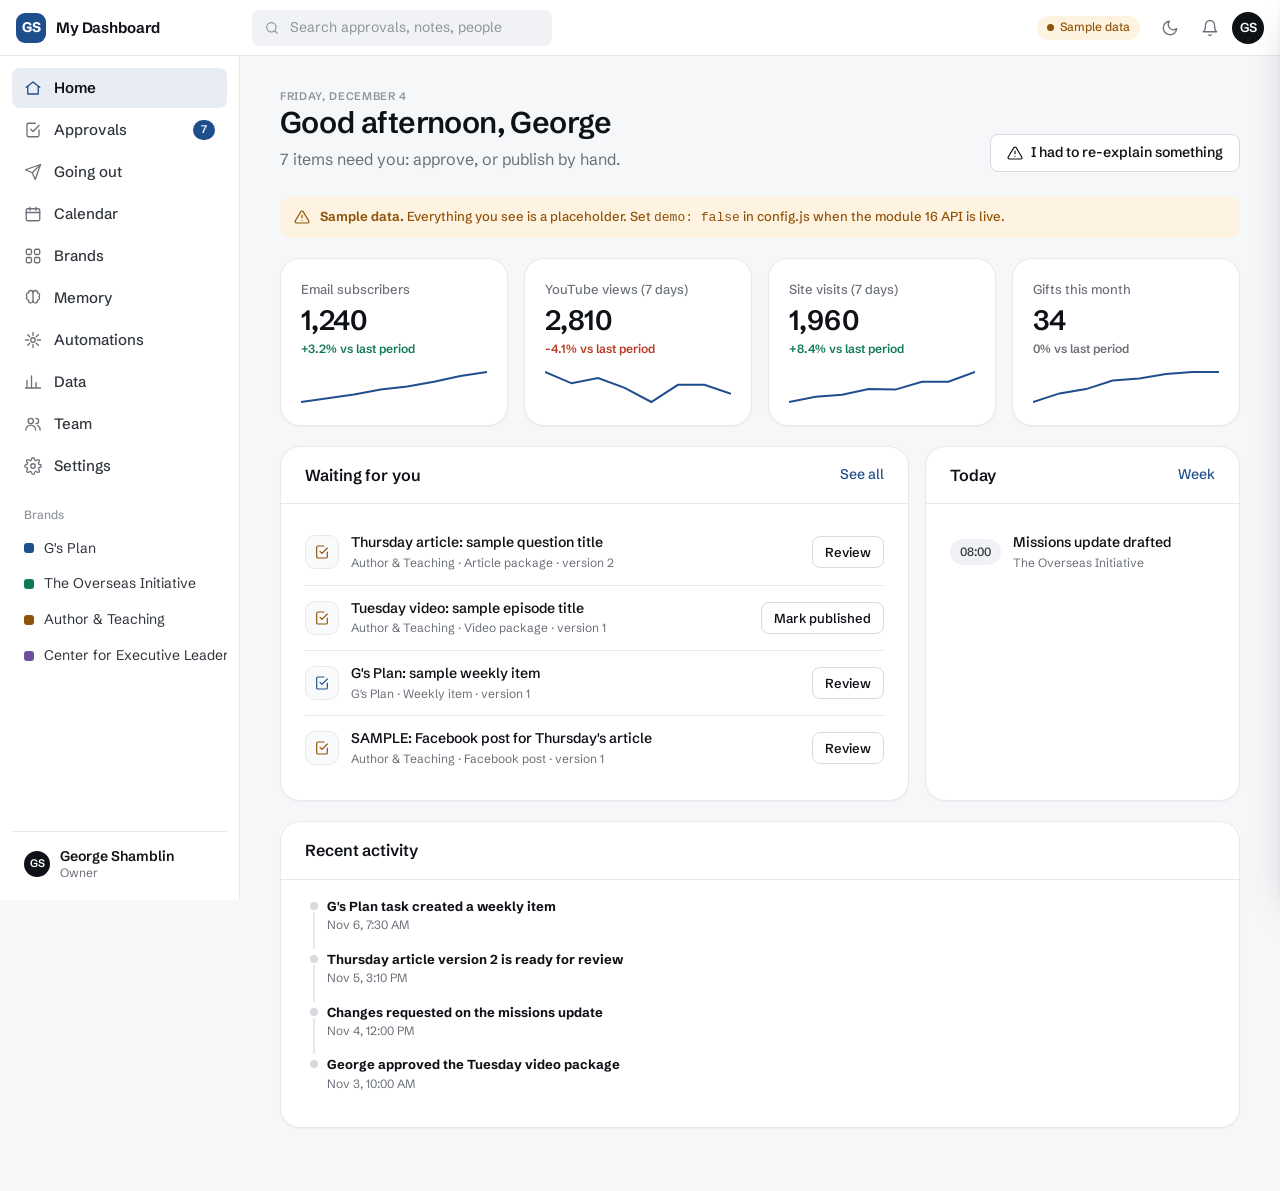
<file: site/dashboard-proto/index.html>
<!doctype html>
<html lang="en">
<head>
<meta charset="utf-8">
<meta name="viewport" content="width=device-width, initial-scale=1, viewport-fit=cover">
<meta name="robots" content="noindex, nofollow">
<title>My Dashboard</title>
<link rel="preconnect" href="https://fonts.googleapis.com">
<link rel="preconnect" href="https://fonts.gstatic.com" crossorigin>
<link href="https://fonts.googleapis.com/css2?family=Schibsted+Grotesk:wght@400..800&display=swap" rel="stylesheet">
<link rel="stylesheet" href="styles.css">
<script>
  /* Set the theme before paint so there is no flash. */
  (function () {
    try {
      var saved = localStorage.getItem("dash-theme");
      var pref = saved || "system";
      var dark = pref === "dark" || (pref === "system" && window.matchMedia("(prefers-color-scheme: dark)").matches);
      if (dark) document.documentElement.setAttribute("data-theme", "dark");
    } catch (e) {}
  })();
</script>
</head>
<body>
<a class="skip" href="#main">Skip to content</a>

<header class="topbar">
  <button class="menu-btn" id="menuBtn" aria-label="Open menu" aria-expanded="false" aria-controls="sidebar">
    <svg class="i" viewBox="0 0 24 24"><path d="M4 7h16M4 12h16M4 17h16"/></svg>
  </button>
  <a class="brand" href="#/home" aria-label="Home">
    <span class="mark" id="siteMark">GS</span>
    <span class="name" id="siteName">My Dashboard</span>
  </a>
  <label class="search">
    <svg class="i i-sm" viewBox="0 0 24 24"><circle cx="11" cy="11" r="7"/><path d="m20 20-3.5-3.5"/></svg>
    <span class="sr-only">Search</span>
    <input id="search" type="search" placeholder="Search approvals, notes, people">
  </label>
  <span class="spacer"></span>
  <span class="status warn" id="demoBadge" title="Demo mode: config.js has demo: true">Sample data</span>
  <div class="top-actions">
    <button class="icon-btn" id="themeBtn" aria-label="Switch theme">
      <svg class="i" viewBox="0 0 24 24"><path d="M21 12.8A9 9 0 1 1 11.2 3a7 7 0 0 0 9.8 9.8Z"/></svg>
    </button>
    <a class="icon-btn" href="#/approvals" aria-label="Approvals waiting" id="bellBtn">
      <svg class="i" viewBox="0 0 24 24"><path d="M6 8a6 6 0 1 1 12 0c0 7 3 9 3 9H3s3-2 3-9"/><path d="M10.3 21a1.9 1.9 0 0 0 3.4 0"/></svg>
    </a>
    <span class="avatar" id="topAvatar" aria-hidden="true">GS</span>
  </div>
</header>

<nav class="sidebar" id="sidebar" aria-label="Main">
  <div class="nav" id="nav"></div>
  <div class="side-label">Brands</div>
  <div class="side-brands" id="sideBrands"></div>
  <div class="side-foot">
    <div class="user-card">
      <span class="avatar sm" id="sideAvatar">GS</span>
      <div class="who"><b id="ownerName">Owner</b><span id="ownerRole">Owner</span></div>
    </div>
  </div>
</nav>
<div class="scrim" id="scrim"></div>

<main class="main" id="main" tabindex="-1">
  <div class="page" id="page" aria-live="polite"></div>
</main>

<nav class="bottom-nav" id="bottomNav" aria-label="Quick"></nav>

<div class="drawer-scrim" id="drawerScrim"></div>
<aside class="drawer" id="drawer" role="dialog" aria-modal="true" aria-labelledby="drawerTitle" aria-hidden="true"></aside>
<div class="toast" id="toast" role="status" aria-live="polite"></div>

<script src="config.js"></script>
<script src="app.js"></script>
</body>
</html>
</file>
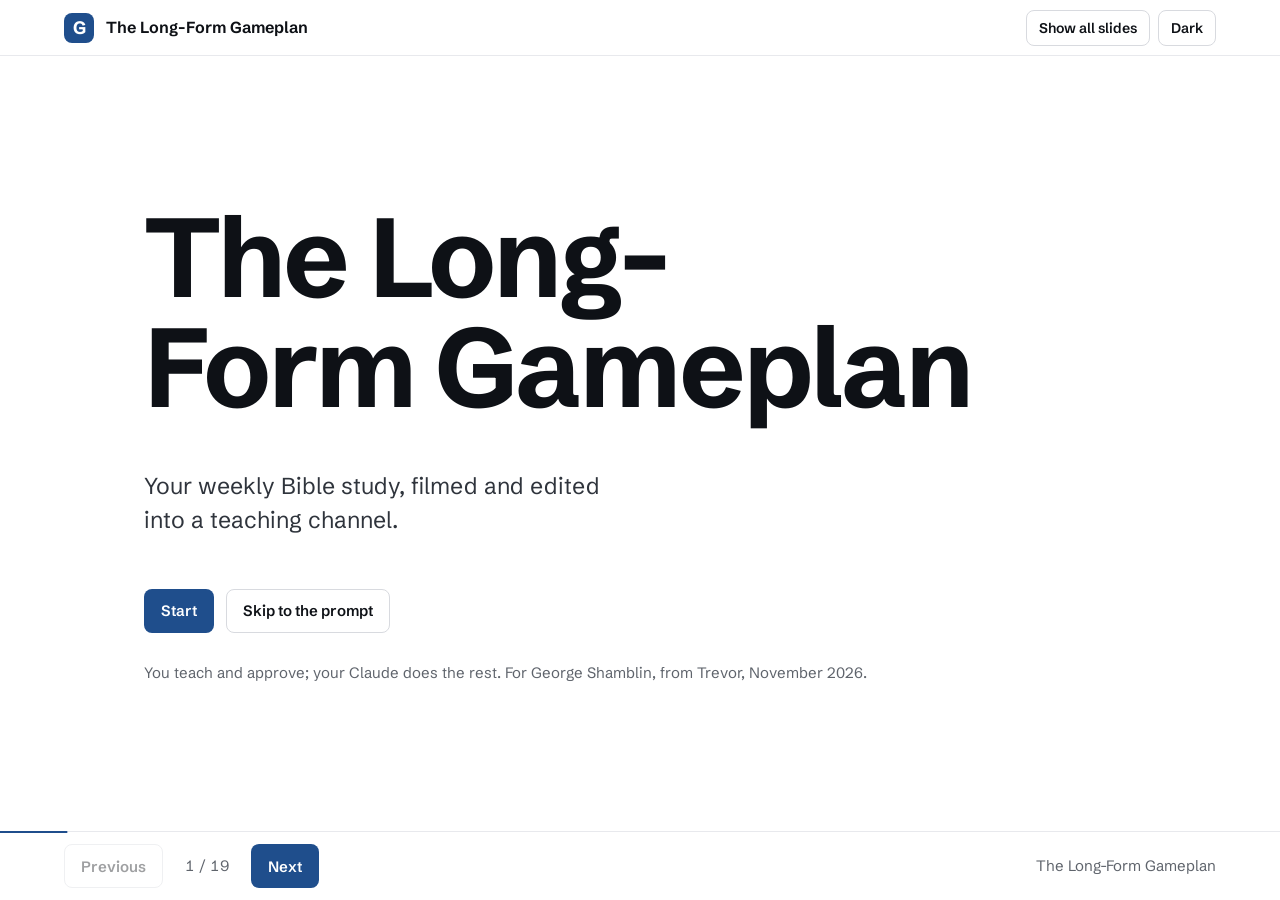
<file: site/gameplan/index.html>
<!doctype html>
<html lang="en">
<head>
<meta charset="utf-8">
<meta name="viewport" content="width=device-width, initial-scale=1">
<meta name="robots" content="noindex, nofollow">
<title>The Long-Form Gameplan</title>
<meta name="description" content="How George Shamblin's weekly Bible study becomes a long-form theology channel on YouTube, with his Claude doing most of the work.">
<link rel="preconnect" href="https://fonts.googleapis.com">
<link rel="preconnect" href="https://fonts.gstatic.com" crossorigin>
<link href="https://fonts.googleapis.com/css2?family=Schibsted+Grotesk:wght@400..800&display=swap" rel="stylesheet">
<link rel="stylesheet" href="gameplan.css">
</head>
<body>
<header class="bar">
  <a class="mark" href="../" aria-label="Back to George's Agent Framework">G</a>
  <span class="bar-title">The Long-Form Gameplan</span>
  <div class="bar-actions">
    <button class="btn quiet" type="button" id="mode" hidden>Show all slides</button>
    <button class="btn quiet hide-sm" type="button" id="theme" aria-label="Switch between light and dark">Dark</button>
  </div>
</header>

<main id="deck">

  <!-- 1 -->
  <section class="slide raised" id="s1" data-part="The Long-Form Gameplan" aria-labelledby="h1">
    <div class="in title-in">
      <h1 id="h1">The Long-Form Gameplan</h1>
      <p class="lede">Your weekly Bible study, filmed and edited into a teaching channel.</p>
      <div class="title-actions">
        <a class="btn" href="#s2" data-go="2">Start</a>
        <a class="btn quiet" href="#s19" data-go="19">Skip to the prompt</a>
      </div>
      <p class="byline">You teach and approve; your Claude does the rest. For George Shamblin, from Trevor, November 2026.</p>
    </div>
  </section>

  <!-- 2 -->
  <section class="slide" id="s2" data-part="Where you stand" aria-labelledby="h2">
    <div class="in split">
      <div>
        <h2 id="h2">You already make the material</h2>
        <p class="lede">Most of this plan is packaging what you teach every week.</p>
      </div>
      <ul class="facts">
        <li><b>343</b><span>subscribers on @georgeshamblinauthor, as of November 2026</span></li>
        <li><b>164</b><span>videos published</span></li>
        <li><b>3 books</b><span>The Four Faces of Christ, The Relay, and a book on biblical inerrancy</span></li>
        <li><b>2 a week</b><span>a Tuesday video and a Thursday article</span></li>
        <li><b>Torchbearers</b><span>a church-history series on Wycliffe, Hus, Tyndale and Luther</span></li>
        <li><b>Cuba</b><span>a missions ministry you co-founded</span></li>
      </ul>
    </div>
  </section>

  <!-- 3 -->
  <section class="slide deep" id="s3" data-part="The gap" aria-labelledby="h3">
    <div class="in">
      <h2 id="h3">AI answers on your themes leave you out</h2>
      <p class="big">6<small>of</small>447</p>
      <p class="prose">Seven AI engines answered questions on your themes that didn’t use your name. They named you 6 times in 447 answers (baseline run November 6, 2026; details in module 37).</p>
      <ul class="rows">
        <li><span>Church and Reformation history</span><b>0 of 56</b></li>
        <li><span>Systematic theology</span><b>0 of 21</b></li>
        <li><span>Bible questions</span><b>0 of 98</b></li>
      </ul>
      <p class="note">They cite Britannica, Wikipedia, GotQuestions.org and big YouTube channels instead. Full baseline in module 37.</p>
    </div>
  </section>

  <!-- 4 -->
  <section class="slide raised" id="s4" data-part="The model" aria-labelledby="h4">
    <div class="in">
      <h2 id="h4">The model: Truth Unites</h2>
      <p class="lede">Gavin Ortlund started it in August 2020 with a borrowed microphone. Six years later:</p>
      <ul class="facts three" style="margin-top:36px">
        <li><b>199,000</b><span>subscribers</span></li>
        <li><b>35.2 million</b><span>total views</span></li>
        <li><b>500</b><span>long-form videos, which bring 75% of all views</span></li>
      </ul>
      <p class="note">Source for slides 4 to 7: Truth Unites public YouTube data and Gavin Ortlund’s own words, as of November 6, 2026.</p>
    </div>
  </section>

  <!-- 5 -->
  <section class="slide" id="s5" data-part="The model" aria-labelledby="h5">
    <div class="in split">
      <div>
        <h2 id="h5">He grew in steps</h2>
        <p class="lede">Big-name guests, animation and a media manager came after about three years and 40,000 subscribers. The first year was one steady video a week.</p>
      </div>
      <ol class="miles">
        <li><time datetime="2020-11">Nov 2020</time><div><b>About 1,200</b><span>three months in</span></div></li>
        <li><time datetime="2022-01">Jan 2022</time><div><b>10,000</b><span>17 months in</span></div></li>
        <li><time datetime="2023-06">Jun 2023</time><div><b>30,000</b><span>35 months in</span></div></li>
        <li><time datetime="2023-11">Nov 2023</time><div><b>42,000</b><span>leaves the pastorate for Truth Unites full-time</span></div></li>
        <li class="now"><time datetime="2026-11">Nov 2026</time><div><b>199,000</b><span>4.7 times as many, three years later</span></div></li>
      </ol>
    </div>
  </section>

  <!-- 6 -->
  <section class="slide" id="s6" data-part="What works" aria-labelledby="h6">
    <div class="in split">
      <h2 id="h6">What his numbers say</h2>
      <ol class="points">
        <li><p><b>Long wins.</b> Since 2024 his 60-minute-plus videos have the highest median views, 77,933. Videos of 20 to 30 minutes come next at 51,548.</p></li>
        <li><p><b>Charitable responses travel.</b> Titles that respond to a bigger voice have a median of 51,603 views, against 37,590 for all his long-form.</p></li>
        <li><p><b>Shorts feed the channel.</b> Clips cut from long videos bring a quarter of his views, 8.8 million.</p></li>
      </ol>
    </div>
  </section>

  <!-- 7 -->
  <section class="slide" id="s7" data-part="What works" aria-labelledby="h7">
    <div class="in split">
      <h2 id="h7">What he does every week</h2>
      <ol class="points">
        <li><p><b>Scripts every word.</b> “I script every word of every video.” Recording is the easy part.</p></li>
        <li><p><b>Keeps one day.</b> One main video a week, mostly Monday mornings.</p></li>
        <li><p><b>Packages with care.</b> His face on one side, 2 to 5 words that tease the title. He says he’s “definitely embarrassed” by his old thumbnails.</p></li>
        <li><p><b>Lands on the gospel.</b> Every video, by design.</p></li>
      </ol>
    </div>
  </section>

  <!-- 8 -->
  <section class="slide raised" id="s8" data-part="Your edge" aria-labelledby="h8">
    <div class="in split">
      <div>
        <h2 id="h8">What he started without</h2>
        <p class="lede">He began alone, with short scripted essays. You begin with a room full of people.</p>
      </div>
      <ul class="facts">
        <li><b>A live room</b><span>Real questions every week, from people you disciple</span></li>
        <li><b>A pastor’s voice</b><span>Years of teaching the Bible to men</span></li>
        <li><b>Three books</b><span>Chapters to teach from and point people to</span></li>
        <li><b>Cuba</b><span>Firsthand stories from the churches you serve</span></li>
        <li><b>Birmingham</b><span>Pastors and professors nearby for conversations</span></li>
        <li><b>Torchbearers</b><span>A finished series ready to repackage</span></li>
      </ul>
    </div>
  </section>

  <!-- 9 -->
  <section class="slide" id="s9" data-part="The plan" aria-labelledby="h9">
    <div class="in">
      <h2 id="h9">Four pillars, one shelf each</h2>
      <ul class="pillars">
        <li><span class="n">1</span><h3>Christ in the Gospels</h3><p>The Four Faces of Christ and the Bible questions you already answer.</p></li>
        <li><span class="n">2</span><h3>Scripture you can trust</h3><p>Your inerrancy book, the manuscripts and sola scriptura.</p></li>
        <li><span class="n">3</span><h3>Church and Reformation history</h3><p>Torchbearers, the reformers and the early church.</p></li>
        <li><span class="n">4</span><h3>Faith at home and for men</h3><p>The Relay, fathers and one-on-one discipleship.</p></li>
      </ul>
      <p class="note">A starting proposal from module 38. You keep three or four; every episode sits in one, with its own playlist. Ortlund names four themes of his own.</p>
    </div>
  </section>

  <!-- 10 -->
  <section class="slide raised" id="s10" data-part="The plan" aria-labelledby="h10">
    <div class="in split">
      <div>
        <h2 id="h10">The question is the episode</h2>
        <p class="lede">Studies posted as-is get few views, even on huge channels. Series where each video answers one question do about double.</p>
      </div>
      <div>
        <ul class="compare">
          <li><span>Ligonier sermons titled by passage, on a channel of 1.65 million</span><b>8,000 to 12,000</b></li>
          <li><span>Ortlund’s sermon and devotional videos, median</span><b>18,426</b></li>
          <li><span>All his long-form, median</span><b>37,590</b></li>
          <li class="win"><span>His Genesis series, one question per video, median</span><b>77,576</b></li>
        </ul>
        <p class="note">So every study becomes one episode titled by its question: “Does God Hear Unanswered Prayer? (James 5)”. Source: public YouTube data, November 6, 2026.</p>
      </div>
    </div>
  </section>

  <!-- 11 -->
  <section class="slide" id="s11" data-part="The plan" aria-labelledby="h11">
    <div class="in">
      <h2 id="h11">Film the study, edit the series</h2>
      <ol class="flow">
        <li><p>Plan a 6 to 10 week study series. Each session answers one question, worded the way people ask it.</p></li>
        <li><p>Film each study. Module 38 covers the setup and consent from the room.</p></li>
        <li><p>Your Claude cuts each study into one 25 to 50 minute episode with captions, scripture on screen and chapters, using HyperFrames (module 39).</p></li>
        <li><p>You watch the cut and say “good” or list changes. Nothing goes up raw.</p></li>
      </ol>
    </div>
  </section>

  <!-- 12 -->
  <section class="slide" id="s12" data-part="The plan" aria-labelledby="h12">
    <div class="in split">
      <div>
        <h2 id="h12">Thursday articles become essays</h2>
        <p class="lede">Your article is already a script. About once a month during a series, one becomes a 15 to 30 minute scripted essay. Between series, essays carry the channel.</p>
      </div>
      <div>
        <p class="prose">Every essay opens the way his best ones do:</p>
        <ol class="hook">
          <li>A question or a news peg</li>
          <li>One line on what the video will do</li>
          <li>Honest credit to the other side</li>
          <li>A numbered roadmap</li>
          <li>The landing: the gospel</li>
        </ol>
      </div>
    </div>
  </section>

  <!-- 13 -->
  <section class="slide raised" id="s13" data-part="Thumbnails" aria-labelledby="h13">
    <div class="in split">
      <div>
        <h2 id="h13">Titles ask, thumbnails tease</h2>
        <ul class="rules" style="margin-top:28px">
          <li>The question first in the title, 6 to 10 words</li>
          <li>2 to 4 large words that add to the title, never repeat it</li>
          <li>Your face on one side, one word in the accent colour</li>
          <li>The series badge in the same corner every time</li>
          <li>Three clearly different versions; YouTube’s Test &amp; compare keeps the one people watch longest (module 40)</li>
        </ul>
      </div>
      <div class="thumb-pair">
        <div class="thumb" role="img" aria-label="Example thumbnail: the words One Jesus, four portraits on the left, a cutout of George on the right">
          <span class="thumb-badge" aria-hidden="true">G</span>
          <span class="thumb-text" aria-hidden="true">ONE JESUS, <em>FOUR</em> PORTRAITS</span>
          <span class="thumb-slot" aria-hidden="true">Your cutout here</span>
        </div>
        <p class="thumb-title">Example title: <b>Why Are There Four Gospels?</b></p>
      </div>
    </div>
  </section>

  <!-- 14 -->
  <section class="slide" id="s14" data-part="The plan" aria-labelledby="h14">
    <div class="in">
      <h2 id="h14">One study, six pieces</h2>
      <ul class="pieces">
        <li class="lead-piece"><h3>The episode</h3><p>25 to 50 minutes, out on Tuesday.</p></li>
        <li><h3>2 to 3 Shorts</h3><p>Under 60 seconds each, posted between episodes, linked to the full one.</p></li>
        <li><h3>Podcast audio</h3><p>The same episode on Apple Podcasts and Spotify.</p></li>
        <li><h3>An answer page</h3><p>The study cleaned into a written answer on georgeshamblin.com, built for the questions AI engines get.</p></li>
        <li><h3>A newsletter note</h3><p>The question, the answer in two lines, and the links.</p></li>
        <li><h3>The Thursday article</h3><p>The written version, with the episode embedded.</p></li>
      </ul>
    </div>
  </section>

  <!-- 15 -->
  <section class="slide" id="s15" data-part="The plan" aria-labelledby="h15">
    <div class="in">
      <h2 id="h15">Conversations and books</h2>
      <div class="cols">
        <div>
          <h3>Start local</h3>
          <ul>
            <li>Birmingham pastors, seminary professors and other small Christian channels</li>
            <li>One guest swap per series: you join their show, they join yours</li>
            <li>Disagree as a respectful dialogue</li>
            <li>Now and then, a charitable answer to a bigger voice, strengths first</li>
          </ul>
        </div>
        <div>
          <h3>Teach from the books</h3>
          <ul>
            <li>A “why I wrote this” video for each book</li>
            <li>Episodes built on single chapters</li>
            <li>A books block in every description</li>
          </ul>
        </div>
      </div>
    </div>
  </section>

  <!-- 16 -->
  <section class="slide raised" id="s16" data-part="The weekly rhythm" aria-labelledby="h16">
    <div class="in">
      <h2 id="h16">The weekly rhythm</h2>
      <table class="who">
        <tr><th scope="row">George</th><td>Teaches the study. Watches the cut and says “good.” Approves the package.</td></tr>
        <tr><th scope="row">Ashley</th><td>Reviews every title, thumbnail, description and post before it goes out.</td></tr>
        <tr><th scope="row">Your Claude</th><td>Plans the series, cuts the episode, makes the Shorts, thumbnails, descriptions and answer pages, schedules it all, and measures it.</td></tr>
      </table>
      <ol class="week" aria-label="The week in order">
        <li><b>Study night</b> you teach</li>
        <li><b>Next day</b> Claude cuts</li>
        <li><b>Review</b> you watch</li>
        <li><b>Check</b> Ashley approves</li>
        <li><b>Tuesday</b> episode out, every week or two to start</li>
        <li><b>Thursday</b> article out</li>
      </ol>
    </div>
  </section>

  <!-- 17 -->
  <section class="slide" id="s17" data-part="The first 90 days" aria-labelledby="h17">
    <div class="in">
      <h2 id="h17">The first 90 days, in order</h2>
      <ol class="order">
        <li>Confirm the brain, voice and design</li>
        <li>Pick the four pillars</li>
        <li>Plan the first series</li>
        <li>Set up recording and consent</li>
        <li>Film three studies as a buffer</li>
        <li>Cut episode one and time the render</li>
        <li>Build the thumbnail template</li>
        <li>Publish episode one, everywhere</li>
        <li>Hold the weekly rhythm</li>
        <li>Invite the first local guest</li>
        <li>Measure monthly, review at day 90</li>
      </ol>
    </div>
  </section>

  <!-- 18 -->
  <section class="slide" id="s18" data-part="What we measure" aria-labelledby="h18">
    <div class="in">
      <h2 id="h18">Four numbers, every month</h2>
      <ul class="measures">
        <li><h3>Watch time</h3><p>Average view duration, percent viewed, and who is still watching at 30 seconds.</p></li>
        <li><h3>Click-through rate</h3><p>How often people who see a thumbnail click it. Half of all channels sit between 2% and 10%.</p></li>
        <li><h3>Subscribers per episode</h3><p>Which topics bring people back.</p><span class="from">Starting from 343</span></li>
        <li><h3>AI visibility by theme</h3><p>Whether the engines name you on your themes.</p><span class="from">Starting from 6 of 447</span></li>
      </ul>
      <p class="note">Checked per episode at 7 and 28 days on your scoreboard (module 29). AI visibility is measured monthly (module 37).</p>
    </div>
  </section>

  <!-- 19 -->
  <section class="slide deep" id="s19" data-part="Start" aria-labelledby="h19">
    <div class="in">
      <h2 id="h19">Start it with one prompt</h2>
      <p class="lede">Open the Claude desktop app, go to the Code tab, start a local session and paste this.</p>
      <div class="prompt">
        <code id="prompt">Read https://gshamfrombham.github.io/george-kit/HANDOFF-GAMEPLAN.md and follow it. Work part by part, check each step, batch your questions for me, and stop only for the steps marked GEORGE.</code>
        <button class="btn" type="button" data-copy="prompt">Copy</button>
      </div>
      <p class="after"><a href="../view.html?f=HANDOFF-GAMEPLAN.md">Read the handoff</a><a href="../">Back to the framework</a></p>
    </div>
  </section>

</main>

<nav class="ctrl" id="ctrl" aria-label="Slide controls">
  <div class="progress" aria-hidden="true"><span id="bar"></span></div>
  <button class="btn quiet" type="button" id="prev">Previous</button>
  <span class="count" id="count" aria-live="polite">1 / 19</span>
  <button class="btn" type="button" id="next">Next</button>
  <span class="part" id="part"></span>
</nav>

<script>
/* ===========================================
   SLIDE CONTROLLER
   Deck mode: one slide at a time; arrows, space, swipe, Home and End.
   "Show all slides" switches to a plain scrolling page (also what you get
   with scripting off). The slide number lives in the address (#s5).
   =========================================== */
(function () {
  var root = document.documentElement;
  var slides = Array.prototype.slice.call(document.querySelectorAll('.slide'));
  var n = slides.length, i = 0;
  var count = document.getElementById('count'), part = document.getElementById('part'), bar = document.getElementById('bar');
  var prev = document.getElementById('prev'), next = document.getElementById('next'), mode = document.getElementById('mode');

  function store(k, v) { try { if (v === undefined) return localStorage.getItem(k); localStorage.setItem(k, v); } catch (e) { return null; } }

  function fromHash() {
    var m = /^#s(\d+)$/.exec(location.hash);
    return m ? Math.min(Math.max(parseInt(m[1], 10) - 1, 0), n - 1) : 0;
  }

  function show(k, push) {
    i = Math.min(Math.max(k, 0), n - 1);
    slides.forEach(function (s, j) { s.classList.toggle('is-current', j === i); });
    slides[i].scrollTop = 0;
    count.textContent = (i + 1) + ' / ' + n;
    part.textContent = slides[i].getAttribute('data-part') || '';
    bar.style.setProperty('--p', ((i + 1) / n).toFixed(4));
    prev.disabled = i === 0; next.disabled = i === n - 1;
    if (push !== false && history.replaceState) history.replaceState(null, '', '#s' + (i + 1));
  }

  function setDeck(on) {
    root.classList.toggle('deck', on);
    mode.textContent = on ? 'Show all slides' : 'Show as slides';
    store('gameplan-mode', on ? 'deck' : 'all');
    if (on) { show(i); }
    else { slides.forEach(function (s) { s.classList.remove('is-current'); }); slides[i].scrollIntoView(); }
  }

  mode.hidden = false;
  i = fromHash();
  setDeck(store('gameplan-mode') !== 'all');

  mode.addEventListener('click', function () { setDeck(!root.classList.contains('deck')); });
  prev.addEventListener('click', function () { show(i - 1); });
  next.addEventListener('click', function () { show(i + 1); });

  /* In-slide links like "Start" jump to a slide in deck mode */
  document.querySelectorAll('[data-go]').forEach(function (a) {
    a.addEventListener('click', function (e) {
      if (!root.classList.contains('deck')) return;
      e.preventDefault(); show(parseInt(a.getAttribute('data-go'), 10) - 1);
    });
  });
  window.addEventListener('hashchange', function () { if (root.classList.contains('deck')) show(fromHash(), false); });

  /* Keyboard */
  document.addEventListener('keydown', function (e) {
    if (!root.classList.contains('deck') || e.altKey || e.ctrlKey || e.metaKey) return;
    var t = e.target && e.target.tagName;
    if (t === 'INPUT' || t === 'TEXTAREA') return;
    if (t === 'BUTTON' && (e.key === ' ' || e.key === 'Enter')) return;
    var k = e.key;
    if (k === 'ArrowRight' || k === 'PageDown' || (k === ' ' && !e.shiftKey)) { e.preventDefault(); show(i + 1); }
    else if (k === 'ArrowLeft' || k === 'PageUp' || (k === ' ' && e.shiftKey)) { e.preventDefault(); show(i - 1); }
    else if (k === 'Home') { e.preventDefault(); show(0); }
    else if (k === 'End') { e.preventDefault(); show(n - 1); }
  });

  /* Swipe left or right on a phone; vertical swipes still scroll a long slide */
  var sx = 0, sy = 0;
  var deck = document.getElementById('deck');
  deck.addEventListener('touchstart', function (e) { sx = e.touches[0].clientX; sy = e.touches[0].clientY; }, { passive: true });
  deck.addEventListener('touchend', function (e) {
    if (!root.classList.contains('deck')) return;
    var dx = e.changedTouches[0].clientX - sx, dy = e.changedTouches[0].clientY - sy;
    if (Math.abs(dx) > 50 && Math.abs(dx) > Math.abs(dy) * 1.5) show(dx < 0 ? i + 1 : i - 1);
  }, { passive: true });

  /* Light and dark: follows the device unless you pick one */
  var themeBtn = document.getElementById('theme');
  var media = window.matchMedia ? window.matchMedia('(prefers-color-scheme: dark)') : null;
  function isDark() { var t = root.getAttribute('data-theme'); return t ? t === 'dark' : !!(media && media.matches); }
  function label() { themeBtn.textContent = isDark() ? 'Light' : 'Dark'; }
  var saved = store('gameplan-theme');
  if (saved === 'dark' || saved === 'light') root.setAttribute('data-theme', saved);
  label();
  themeBtn.addEventListener('click', function () { var t = isDark() ? 'light' : 'dark'; root.setAttribute('data-theme', t); store('gameplan-theme', t); label(); });
  if (media && media.addEventListener) media.addEventListener('change', label);

  /* The prompt points at wherever this site is served */
  if (/^https?:$/.test(location.protocol)) {
    var url = new URL('../HANDOFF-GAMEPLAN.md', location.href).href;
    var code = document.getElementById('prompt');
    code.textContent = code.textContent.replace(/https:\/\/\S+HANDOFF-GAMEPLAN\.md/, url);
  }

  /* Copy button */
  document.querySelectorAll('[data-copy]').forEach(function (b) {
    b.addEventListener('click', function () {
      var t = document.getElementById(b.getAttribute('data-copy')).textContent;
      var done = function (msg) { b.textContent = msg; setTimeout(function () { b.textContent = 'Copy'; }, 1600); };
      if (navigator.clipboard) navigator.clipboard.writeText(t).then(function () { done('Copied'); }, function () { done('Select and copy'); });
      else done('Select and copy');
    });
  });
})();
</script>
</body>
</html>
</file>
<file: site/dashboard-proto/styles.css>
/* My Dashboard: a blank, polished shell to customize.
   Every color, size and radius the screens use is a token in this block.
   Change the look here (or the accent in config.js), never inside a screen. */

:root {
  /* Ink and neutrals */
  --ink: #0E1116;            /* primary text */
  --ink-2: #2F343C;          /* strong secondary text */
  --muted: #6B7078;          /* secondary text */
  --subtle: #8E949C;         /* meta, placeholders */
  --line: #E8E9ED;           /* hairline borders */
  --line-strong: #D8DADF;    /* control borders */
  --canvas: #F6F7F9;         /* page background */
  --surface: #FFFFFF;        /* cards, top bar, sidebar */
  --surface-2: #F9FAFB;      /* inset rows */
  --surface-3: #F1F2F5;      /* chips, segmented track */

  /* Accent: the only brand-colored tokens. config.js overrides them at load.
     Default is a calm deep blue that passes WCAG AA on white. */
  --accent: #1F4E8C;
  --accent-strong: #173D6E;
  --accent-soft: rgba(31, 78, 140, 0.10);
  --accent-text: #1F4E8C;
  --accent-on: #FFFFFF;
  --accent-ring: rgba(31, 78, 140, 0.35);

  /* Status: color is used only for status */
  --green-600: #0F7A55;  --green-50: #E7F6EF;
  --amber-700: #8F5208;  --amber-50: #FEF3E0;
  --red-600: #B93A22;    --red-50: #FDECE8;

  /* Type: one family, a small scale */
  --font: "Schibsted Grotesk", system-ui, -apple-system, "Segoe UI", sans-serif;
  --fs-display: 30px;   /* page title */
  --fs-h2: 20px;        /* card hero title */
  --fs-section: 16px;   /* section title */
  --fs-body: 14px;
  --fs-lead: 16px;      /* subtitles */
  --fs-meta: 12px;      /* meta, chips */
  --fs-label: 11px;     /* eyebrow labels */
  --lh-tight: 1.2;
  --lh-body: 1.55;

  /* Space: 4px base */
  --s-1: 4px; --s-2: 8px; --s-3: 12px; --s-4: 16px; --s-5: 20px;
  --s-6: 24px; --s-8: 32px; --s-10: 40px; --s-12: 48px; --s-16: 64px;

  /* Shape and depth */
  --r-xs: 6px; --r-sm: 8px; --r-md: 12px; --r-lg: 16px; --r-card: 20px; --r-pill: 999px;
  --shadow-card: 0 1px 2px rgb(14 17 22 / 0.04);
  --shadow-raise: 0 2px 8px -2px rgb(14 17 22 / 0.08);
  --shadow-pop: 0 16px 40px -12px rgb(14 17 22 / 0.22), 0 2px 6px rgb(14 17 22 / 0.06);
  --focus-ring: 0 0 0 3px var(--accent-ring);
  --scrim: rgb(14 17 22 / .32);
  --inv-bg: #0E1116;
  --inv-ink: #FFFFFF;
  --knob: #FFFFFF;

  /* Layout */
  --topbar-h: 56px;
  --sidebar-w: 240px;
  --content-max: 1120px;
  --ease: cubic-bezier(.2, .7, .2, 1);
  --t-fast: 140ms;
  --t-med: 240ms;
  color-scheme: light;
}

/* Dark theme: set by the theme toggle (data-theme="dark" on <html>). */
:root[data-theme="dark"] {
  color-scheme: dark;
  --ink: #ECEEF2;
  --ink-2: #C9CDD5;
  --muted: #A1A7B3;
  --subtle: #8E95A1;
  --line: #2A2F38;
  --line-strong: #3D4450;
  --canvas: #0F1115;
  --surface: #171A20;
  --surface-2: #1D2128;
  --surface-3: #252A33;
  --green-600: #74D4AA;  --green-50: #18392D;
  --amber-700: #F4C77C;  --amber-50: #3C2D19;
  --red-600: #FBA58F;    --red-50: #422720;
  --shadow-card: 0 1px 2px rgb(0 0 0 / .4);
  --shadow-raise: 0 2px 10px -2px rgb(0 0 0 / .5);
  --shadow-pop: 0 16px 40px -12px rgb(0 0 0 / .7), 0 0 0 1px rgb(255 255 255 / .04);
  --scrim: rgb(0 0 0 / .55);
  --inv-bg: #ECEEF2;
  --inv-ink: #0E1116;
}

/* ---------- Base ---------- */
* { box-sizing: border-box; }
html, body { margin: 0; }
body {
  font-family: var(--font); font-size: var(--fs-body); line-height: var(--lh-body);
  color: var(--ink); background: var(--canvas);
  -webkit-font-smoothing: antialiased; overflow-x: hidden;
}
a { color: inherit; text-decoration: none; }
button, input, select, textarea { font: inherit; color: inherit; }
button { background: none; border: 0; padding: 0; cursor: pointer; }
:focus-visible { outline: none; box-shadow: var(--focus-ring); border-radius: var(--r-sm); }
[hidden] { display: none !important; }
.sr-only { position: absolute; width: 1px; height: 1px; overflow: hidden; clip: rect(0 0 0 0); white-space: nowrap; }
svg.i { width: 18px; height: 18px; flex: none; stroke: currentColor; fill: none; stroke-width: 1.75; stroke-linecap: round; stroke-linejoin: round; }
svg.i-sm { width: 16px; height: 16px; }
.skip { position: absolute; left: -999px; top: 8px; z-index: 100; background: var(--surface); padding: 8px 12px; border-radius: var(--r-sm); box-shadow: var(--shadow-pop); }
.skip:focus { left: 8px; }

/* ---------- Shell ---------- */
.topbar {
  position: fixed; inset: 0 0 auto 0; height: var(--topbar-h); z-index: 30;
  display: flex; align-items: center; gap: var(--s-3); padding: 0 var(--s-4);
  background: var(--surface); border-bottom: 1px solid var(--line);
}
.brand { display: flex; align-items: center; gap: 10px; width: calc(var(--sidebar-w) - var(--s-4)); flex: none; min-width: 0; }
.brand .mark { width: 30px; height: 30px; border-radius: 9px; background: var(--accent); color: var(--accent-on); display: inline-flex; align-items: center; justify-content: center; font-weight: 700; font-size: 14px; flex: none; }
.brand .name { font-weight: 650; font-size: 15px; letter-spacing: -0.01em; white-space: nowrap; overflow: hidden; text-overflow: ellipsis; }
.topbar .spacer { flex: 1; }
.menu-btn { display: none; width: 40px; height: 40px; border-radius: var(--r-sm); align-items: center; justify-content: center; margin-left: -6px; }
.menu-btn:hover { background: var(--surface-3); }
.search { display: flex; align-items: center; gap: 8px; height: 36px; padding: 0 12px; width: 300px; max-width: 100%; border-radius: var(--r-sm); background: var(--surface-3); color: var(--subtle); }
.search input { border: 0; background: transparent; outline: none; width: 100%; color: var(--ink); }
.search input::placeholder { color: var(--subtle); }
.top-actions { display: flex; align-items: center; gap: var(--s-1); }
.icon-btn { width: 36px; height: 36px; border-radius: var(--r-sm); display: inline-flex; align-items: center; justify-content: center; color: var(--muted); position: relative; }
.icon-btn:hover { background: var(--surface-3); color: var(--ink); }
.icon-btn .dot { position: absolute; top: 8px; right: 8px; width: 8px; height: 8px; border-radius: 50%; background: var(--red-600); border: 2px solid var(--surface); }
.avatar { width: 32px; height: 32px; border-radius: 50%; background: var(--inv-bg); color: var(--inv-ink); display: inline-flex; align-items: center; justify-content: center; font-size: 13px; font-weight: 600; flex: none; }
.avatar.sm { width: 26px; height: 26px; font-size: 11px; }
.avatar.soft { background: var(--surface-3); color: var(--ink-2); }

.sidebar {
  position: fixed; top: var(--topbar-h); bottom: 0; left: 0; width: var(--sidebar-w); z-index: 20;
  background: var(--surface); border-right: 1px solid var(--line);
  display: flex; flex-direction: column; padding: var(--s-3); overflow-y: auto;
}
.nav { display: flex; flex-direction: column; gap: 2px; }
.nav a {
  display: flex; align-items: center; gap: 12px; height: 40px; padding: 0 12px;
  border-radius: var(--r-sm); color: var(--ink-2); font-size: 15px; font-weight: 500;
  transition: background var(--t-fast);
}
.nav a svg { color: var(--muted); }
.nav a:hover { background: var(--surface-2); }
.nav a[aria-current="page"] { background: var(--accent-soft); color: var(--ink); font-weight: 600; }
.nav a[aria-current="page"] svg { color: var(--accent-text); }
.nav .badge { margin-left: auto; min-width: 22px; height: 20px; padding: 0 7px; border-radius: var(--r-pill); background: var(--accent); color: var(--accent-on); font-size: 11px; font-weight: 600; display: inline-flex; align-items: center; justify-content: center; }
.side-label { font-size: var(--fs-meta); font-weight: 500; color: var(--subtle); padding: var(--s-5) 12px 6px; }
.side-brands a { display: flex; align-items: center; gap: 10px; padding: 7px 12px; border-radius: var(--r-sm); font-size: 14px; color: var(--ink-2); white-space: nowrap; overflow: hidden; text-overflow: ellipsis; }
.side-brands a:hover { background: var(--surface-2); }
.side-brands a[aria-current="page"] { background: var(--surface-3); color: var(--ink); font-weight: 500; }
.swatch { width: 10px; height: 10px; border-radius: 3px; flex: none; }
.side-foot { margin-top: auto; border-top: 1px solid var(--line); padding-top: var(--s-2); }
.user-card { display: flex; align-items: center; gap: 10px; padding: 8px 12px; border-radius: var(--r-sm); }
.user-card .who { min-width: 0; line-height: 1.25; }
.user-card .who b { display: block; font-size: 14px; font-weight: 600; }
.user-card .who span { display: block; font-size: var(--fs-meta); color: var(--muted); white-space: nowrap; overflow: hidden; text-overflow: ellipsis; }
.scrim { display: none; position: fixed; inset: 0; background: var(--scrim); z-index: 19; }

.main { margin-left: var(--sidebar-w); padding-top: var(--topbar-h); min-height: 100vh; }
.page { max-width: var(--content-max); margin: 0 auto; padding: var(--s-8) var(--s-10) var(--s-16); }

/* ---------- Type ---------- */
.eyebrow { font-size: var(--fs-label); font-weight: 600; letter-spacing: .06em; text-transform: uppercase; color: var(--subtle); }
.title { font-size: var(--fs-display); font-weight: 600; letter-spacing: -0.02em; line-height: var(--lh-tight); margin: 0; }
.subtitle { font-size: var(--fs-lead); color: var(--muted); margin: 6px 0 0; }
.h-section { font-size: var(--fs-section); font-weight: 600; margin: 0; letter-spacing: -0.005em; }
.meta { font-size: var(--fs-meta); color: var(--muted); }
.link { color: var(--accent-text); font-weight: 500; }
.link:hover { text-decoration: underline; text-underline-offset: 3px; }
.page-head { display: flex; align-items: flex-end; justify-content: space-between; gap: var(--s-4); margin-bottom: var(--s-6); flex-wrap: wrap; }
.page-head > div { min-width: 0; }

/* ---------- Surfaces ---------- */
.card { background: var(--surface); border: 1px solid var(--line); border-radius: var(--r-card); box-shadow: var(--shadow-card); min-width: 0; }
.card-pad { padding: var(--s-5) var(--s-6); }
.card-head { display: flex; align-items: center; justify-content: space-between; gap: var(--s-3); padding: var(--s-4) var(--s-6); border-bottom: 1px solid var(--line); }
.card-body { padding: var(--s-4) var(--s-6) var(--s-5); }
.grid { display: grid; gap: var(--s-4); }
.g-2 { grid-template-columns: repeat(2, minmax(0, 1fr)); }
.g-3 { grid-template-columns: repeat(3, minmax(0, 1fr)); }
.g-4 { grid-template-columns: repeat(4, minmax(0, 1fr)); }
.g-main { grid-template-columns: minmax(0, 2fr) minmax(0, 1fr); }
.stack-4 > * + * { margin-top: var(--s-4); }

/* Banner shown while the data is sample data */
.sample-banner { display: flex; align-items: center; gap: 10px; padding: 10px 14px; margin-bottom: var(--s-5); border-radius: var(--r-md); background: var(--amber-50); color: var(--amber-700); font-size: 13px; font-weight: 500; }
.sample-banner b { font-weight: 650; }

/* ---------- Controls ---------- */
.btn { display: inline-flex; align-items: center; justify-content: center; gap: 8px; height: 38px; padding: 0 16px; border-radius: var(--r-sm); font-size: 14px; font-weight: 550; white-space: nowrap; transition: background var(--t-fast), border-color var(--t-fast); }
.btn-primary { background: var(--accent); color: var(--accent-on); }
.btn-primary:hover { background: var(--accent-strong); }
.btn-secondary { background: var(--surface); border: 1px solid var(--line-strong); color: var(--ink); }
.btn-secondary:hover { border-color: var(--subtle); background: var(--surface-2); }
.btn-ghost { color: var(--accent-text); padding: 0 10px; }
.btn-ghost:hover { background: var(--accent-soft); }
.btn-danger { background: var(--surface); border: 1px solid var(--line-strong); color: var(--red-600); }
.btn-danger:hover { background: var(--red-50); }
.btn-sm { height: 32px; padding: 0 12px; font-size: 13px; }
.btn[disabled] { opacity: .5; cursor: not-allowed; }
.chip { display: inline-flex; align-items: center; gap: 6px; height: 26px; padding: 0 10px; border-radius: var(--r-pill); background: var(--surface-3); color: var(--ink-2); font-size: var(--fs-meta); font-weight: 500; white-space: nowrap; }
.status { display: inline-flex; align-items: center; gap: 6px; height: 24px; padding: 0 10px; border-radius: var(--r-pill); font-size: var(--fs-meta); font-weight: 500; white-space: nowrap; }
.status::before { content: ""; width: 7px; height: 7px; border-radius: 50%; background: currentColor; }
.status.ok { background: var(--green-50); color: var(--green-600); }
.status.warn { background: var(--amber-50); color: var(--amber-700); }
.status.bad { background: var(--red-50); color: var(--red-600); }
.status.idle { background: var(--surface-3); color: var(--ink-2); }
.status.info { background: var(--accent-soft); color: var(--accent-text); }
.segmented { display: inline-flex; padding: 3px; gap: 2px; background: var(--surface-3); border-radius: 10px; max-width: 100%; overflow-x: auto; }
.segmented button { height: 32px; padding: 0 14px; border-radius: 8px; font-size: 13px; font-weight: 500; color: var(--muted); white-space: nowrap; }
.segmented button[aria-pressed="true"] { background: var(--surface); color: var(--ink); box-shadow: 0 1px 2px rgb(14 17 22 / .08); }
.field { display: flex; flex-direction: column; gap: 6px; }
.field label { font-size: 13px; font-weight: 550; color: var(--ink-2); }
.input, select.input, textarea.input { height: 38px; padding: 0 12px; border-radius: var(--r-sm); border: 1px solid var(--line-strong); background: var(--surface); }
textarea.input { height: auto; min-height: 88px; padding: 10px 12px; resize: vertical; }
.input:focus { outline: none; box-shadow: var(--focus-ring); border-color: var(--accent); }
.toggle { position: relative; width: 38px; height: 22px; border-radius: var(--r-pill); background: var(--line-strong); flex: none; transition: background var(--t-fast); }
.toggle::after { content: ""; position: absolute; top: 3px; left: 3px; width: 16px; height: 16px; border-radius: 50%; background: var(--knob); box-shadow: 0 1px 2px rgb(0 0 0 / .2); transition: transform var(--t-fast) var(--ease); }
.toggle[aria-checked="true"] { background: var(--accent); }
.toggle[aria-checked="true"]::after { transform: translateX(16px); }
.filters { display: flex; gap: var(--s-2); flex-wrap: wrap; align-items: center; margin-bottom: var(--s-4); }

/* ---------- Stats ---------- */
.kpi { padding: var(--s-5); }
.kpi .label { font-size: 13px; color: var(--muted); font-weight: 500; display: flex; align-items: center; gap: 8px; }
.kpi .value { font-size: 28px; font-weight: 600; letter-spacing: -0.02em; margin-top: 6px; line-height: 1.1; }
.kpi .delta { font-size: 12px; font-weight: 600; margin-top: 4px; }
.delta.up { color: var(--green-600); }
.delta.down { color: var(--red-600); }
.delta.flat { color: var(--muted); }
.kpi svg.spark { width: 100%; height: 36px; margin-top: 10px; display: block; }

/* ---------- Lists and tables ---------- */
.list { list-style: none; margin: 0; padding: 0; }
.list li { display: flex; align-items: center; gap: var(--s-3); padding: 12px 0; border-top: 1px solid var(--line); min-width: 0; }
.list li:first-child { border-top: 0; }
.list .grow { flex: 1; min-width: 0; }
.list .grow b { display: block; font-weight: 550; white-space: nowrap; overflow: hidden; text-overflow: ellipsis; }
.list .grow span { display: block; font-size: var(--fs-meta); color: var(--muted); white-space: nowrap; overflow: hidden; text-overflow: ellipsis; }
.ic-tile { width: 34px; height: 34px; border-radius: 10px; background: var(--surface-2); border: 1px solid var(--line); color: var(--muted); display: inline-flex; align-items: center; justify-content: center; flex: none; }
.table-wrap { width: 100%; overflow-x: auto; }
table.table { width: 100%; border-collapse: collapse; font-size: 14px; }
.table th { text-align: left; font-size: var(--fs-meta); font-weight: 600; color: var(--muted); padding: 10px 16px; border-bottom: 1px solid var(--line); white-space: nowrap; background: var(--surface-2); }
.table td { padding: 12px 16px; border-bottom: 1px solid var(--line); vertical-align: middle; }
.table tr:last-child td { border-bottom: 0; }
.table tbody tr { cursor: pointer; transition: background var(--t-fast); }
.table tbody tr:hover { background: var(--surface-2); }
.table .t-title { font-weight: 550; }
.table .t-sub { font-size: var(--fs-meta); color: var(--muted); }

/* ---------- Drawer ---------- */
.drawer-scrim { position: fixed; inset: 0; background: var(--scrim); z-index: 40; opacity: 0; pointer-events: none; transition: opacity var(--t-med); }
.drawer { position: fixed; top: 0; right: 0; bottom: 0; width: min(560px, 100vw); background: var(--surface); z-index: 41; box-shadow: var(--shadow-pop); transform: translateX(100%); transition: transform var(--t-med) var(--ease); display: flex; flex-direction: column; }
.drawer.open { transform: none; }
.drawer-scrim.open { opacity: 1; pointer-events: auto; }
.drawer-head { display: flex; align-items: flex-start; gap: var(--s-3); padding: var(--s-5) var(--s-6); border-bottom: 1px solid var(--line); }
.drawer-head .grow { flex: 1; min-width: 0; }
.drawer-body { flex: 1; overflow-y: auto; padding: var(--s-5) var(--s-6); }
.drawer-foot { padding: var(--s-4) var(--s-6); border-top: 1px solid var(--line); display: flex; gap: var(--s-2); flex-wrap: wrap; }
.preview { border: 1px solid var(--line); border-radius: var(--r-md); padding: var(--s-4); background: var(--surface-2); white-space: pre-wrap; font-size: 14px; max-height: 260px; overflow: auto; }
.kv { display: grid; grid-template-columns: 120px minmax(0, 1fr); gap: 8px 12px; font-size: 13px; }
.kv dt { color: var(--muted); }
.kv dd { margin: 0; min-width: 0; overflow-wrap: anywhere; }
.note { display: flex; gap: 10px; padding: 10px 12px; border-radius: var(--r-md); background: var(--accent-soft); color: var(--ink-2); font-size: 13px; }
.timeline { list-style: none; margin: 0; padding: 0; position: relative; }
.timeline li { position: relative; padding: 0 0 14px 22px; font-size: 13px; }
.timeline li::before { content: ""; position: absolute; left: 5px; top: 6px; width: 8px; height: 8px; border-radius: 50%; background: var(--line-strong); }
.timeline li::after { content: ""; position: absolute; left: 8px; top: 16px; bottom: 0; width: 2px; background: var(--line); }
.timeline li:last-child::after { display: none; }
.section-gap { margin-top: var(--s-5); }

/* ---------- Calendar ---------- */
.week { display: grid; grid-template-columns: repeat(7, minmax(0, 1fr)); gap: var(--s-2); }
.day { background: var(--surface); border: 1px solid var(--line); border-radius: var(--r-md); min-height: 180px; padding: 10px; display: flex; flex-direction: column; gap: 6px; min-width: 0; }
.day.today { border-color: var(--accent); box-shadow: 0 0 0 1px var(--accent); }
.day .dh { display: flex; justify-content: space-between; font-size: 12px; color: var(--muted); font-weight: 600; }
.ev { border-radius: 8px; padding: 6px 8px; font-size: 12px; line-height: 1.3; background: var(--surface-3); border-left: 3px solid var(--line-strong); overflow-wrap: anywhere; }
.ev b { display: block; font-weight: 600; }
.ev.publish { border-left-color: var(--accent); }
.ev.run { border-left-color: var(--green-600); }
.ev.review { border-left-color: var(--amber-700); }

/* ---------- Charts ---------- */
.chart { width: 100%; height: 180px; display: block; }
.chart .grid-line { stroke: var(--line); stroke-width: 1; }
.chart .axis { fill: var(--subtle); font-size: 11px; font-family: var(--font); }
.chart .series { fill: none; stroke: var(--accent); stroke-width: 2; }
.chart .area { fill: var(--accent-soft); }
.chart .bar { fill: var(--accent); }
.bar-row { display: flex; align-items: center; gap: 10px; font-size: 13px; margin: 8px 0; }
.bar-row .lbl { width: 140px; flex: none; color: var(--ink-2); white-space: nowrap; overflow: hidden; text-overflow: ellipsis; }
.bar-row .track { flex: 1; height: 8px; border-radius: 99px; background: var(--surface-3); overflow: hidden; }
.bar-row .fill { height: 100%; background: var(--accent); border-radius: 99px; }
.bar-row .fill.warn { background: var(--amber-700); }
.bar-row .fill.bad { background: var(--red-600); }
.bar-row .num { width: 72px; text-align: right; color: var(--muted); flex: none; }

/* ---------- Empty states ---------- */
.empty { text-align: center; padding: var(--s-10) var(--s-6); color: var(--muted); }
.empty .ic { width: 48px; height: 48px; margin: 0 auto 12px; border-radius: 14px; background: var(--surface-3); display: flex; align-items: center; justify-content: center; color: var(--subtle); }
.empty h3 { margin: 0 0 4px; color: var(--ink); font-size: 15px; font-weight: 600; }
.empty p { margin: 0 auto 14px; max-width: 360px; font-size: 13px; }

/* ---------- Toast ---------- */
.toast { position: fixed; left: 50%; bottom: 24px; transform: translate(-50%, 20px); background: var(--inv-bg); color: var(--inv-ink); padding: 10px 16px; border-radius: var(--r-md); font-size: 14px; font-weight: 500; opacity: 0; pointer-events: none; transition: opacity var(--t-med), transform var(--t-med) var(--ease); z-index: 60; max-width: calc(100vw - 32px); }
.toast.show { opacity: 1; transform: translate(-50%, 0); }

/* Brand header block */
.brand-hero { display: flex; align-items: center; gap: var(--s-4); }
.brand-hero .tile { width: 48px; height: 48px; border-radius: 14px; display: flex; align-items: center; justify-content: center; font-weight: 700; color: #fff; font-size: 18px; flex: none; }

/* ---------- Responsive ---------- */
@media (max-width: 1100px) {
  .g-4 { grid-template-columns: repeat(2, minmax(0, 1fr)); }
  .g-main { grid-template-columns: minmax(0, 1fr); }
  .week { grid-template-columns: repeat(4, minmax(0, 1fr)); }
}
@media (max-width: 860px) {
  .menu-btn { display: inline-flex; }
  .brand { width: auto; }
  .search { display: none; }
  .sidebar { transform: translateX(-100%); transition: transform var(--t-med) var(--ease); box-shadow: var(--shadow-pop); width: min(280px, 86vw); }
  body.nav-open .sidebar { transform: none; }
  body.nav-open .scrim { display: block; }
  .main { margin-left: 0; padding-bottom: 72px; }
  .page { padding: var(--s-5) var(--s-4) var(--s-12); }
  .g-2, .g-3 { grid-template-columns: minmax(0, 1fr); }
  .week { grid-template-columns: minmax(0, 1fr); }
  .day { min-height: 0; }
  .title { font-size: 24px; }
  .bottom-nav { display: flex; }
  .kv { grid-template-columns: 100px minmax(0, 1fr); }
  .hide-sm { display: none; }
  #demoBadge { height: 22px; padding: 0 8px; font-size: 11px; }
  .brand .name { max-width: 110px; }
}
@media (max-width: 480px) {
  .g-4 { grid-template-columns: repeat(2, minmax(0, 1fr)); }
  .kpi { padding: var(--s-4); }
  .kpi .value { font-size: 22px; }
  .bar-row .lbl { width: 96px; }
  .card-head, .card-body, .card-pad { padding-left: var(--s-4); padding-right: var(--s-4); }
}
.bottom-nav { display: none; position: fixed; left: 0; right: 0; bottom: 0; height: 64px; z-index: 25; background: var(--surface); border-top: 1px solid var(--line); justify-content: space-around; align-items: stretch; padding-bottom: env(safe-area-inset-bottom); }
.bottom-nav a { flex: 1; display: flex; flex-direction: column; align-items: center; justify-content: center; gap: 2px; font-size: 11px; font-weight: 500; color: var(--muted); position: relative; }
.bottom-nav a[aria-current="page"] { color: var(--accent-text); }
.bottom-nav .badge { position: absolute; top: 8px; left: calc(50% + 6px); min-width: 18px; height: 16px; padding: 0 5px; border-radius: 99px; background: var(--accent); color: var(--accent-on); font-size: 10px; font-weight: 600; display: inline-flex; align-items: center; justify-content: center; }

@media (max-width: 480px) {
  .topbar { gap: var(--s-2); padding: 0 var(--s-3); }
  #bellBtn { display: none; }
  #demoBadge { font-size: 0; gap: 0; padding: 0 8px; }
  #demoBadge::after { content: "Sample"; font-size: 11px; margin-left: 6px; }
  .brand .name { max-width: 96px; }
}

@media (prefers-reduced-motion: reduce) {
  * { transition: none !important; animation: none !important; }
}
</file>
<file: site/gameplan/gameplan.css>
/* Hallmark · v2.0.0 · deck · locked system: the george-kit site (page.css tokens, Schibsted Grotesk, one navy accent) · genre editorial · signature: "6 of 447" set huge on a deep navy slide · surface: deep navy panels on three slides, a declared posture · deal: manual (the site's own system) */
/* Hallmark · pre-emit critique: P4 H5 E4 S4 R5 V4 · weakest: P, a plan deck argues by order more than by claim; every slide leads with one real number or one decision so the argument reads in the headlines alone */
/* Hallmark · dismissed 58 · eighteen slides shown one at a time, about seventy words per slide; the word count is the whole deck in scroll mode */
/* Hallmark · dismissed F4 · the second title action is the outlined quiet button, the deck's one secondary style */

/* ===========================================
   TOKENS
   Copied from site/page.css so the deck matches the kit site.
   Change a colour here and it changes everywhere in the deck.
   =========================================== */
:root{
  --ink:#0E1116;--ink-2:#2F343C;--muted:#5F646C;--subtle:#8A9098;--line:#E8E9ED;--line-strong:#D8DADF;
  --canvas:#F6F7F9;--surface:#FFFFFF;--surface-2:#F9FAFB;--surface-3:#F1F2F5;
  --accent:#1F4E8C;--accent-strong:#173D6F;--accent-soft:rgba(31,78,140,.09);--accent-text:#1A4579;--accent-on:#FFFFFF;
  --deep:#0F1F36;--on-deep:#EEF1F6;--on-deep-muted:#A9B4C6;--deep-line:#24354F;--deep-accent:#9BBCEA;
  --font:"Schibsted Grotesk",system-ui,-apple-system,"Segoe UI",sans-serif;
  --mono:ui-monospace,SFMono-Regular,Menlo,monospace;
  --r-sm:8px;--r-md:12px;--r-card:20px;
  --gutter:clamp(16px,5vw,64px);
  --col-gap:clamp(28px,5vw,64px);
  --ease:cubic-bezier(.16,1,.3,1);
  color-scheme:light;
}
@media (prefers-color-scheme:dark){:root:not([data-theme="light"]){
  --ink:#ECEEF2;--ink-2:#C9CDD4;--muted:#9AA0A8;--subtle:#7A8088;--line:#23272E;--line-strong:#2E333B;
  --canvas:#0D0F12;--surface:#14171C;--surface-2:#181B21;--surface-3:#1E2229;
  --accent:#7FA8E0;--accent-strong:#9BBCEA;--accent-soft:rgba(127,168,224,.12);--accent-text:#9BBCEA;--accent-on:#0D0F12;
  --deep:#13233B;--on-deep:#ECEEF2;--on-deep-muted:#A3AFC2;--deep-line:#2A3D5C;--deep-accent:#9BBCEA;
  color-scheme:dark;
}}
:root[data-theme="dark"]{
  --ink:#ECEEF2;--ink-2:#C9CDD4;--muted:#9AA0A8;--subtle:#7A8088;--line:#23272E;--line-strong:#2E333B;
  --canvas:#0D0F12;--surface:#14171C;--surface-2:#181B21;--surface-3:#1E2229;
  --accent:#7FA8E0;--accent-strong:#9BBCEA;--accent-soft:rgba(127,168,224,.12);--accent-text:#9BBCEA;--accent-on:#0D0F12;
  --deep:#13233B;--on-deep:#ECEEF2;--on-deep-muted:#A3AFC2;--deep-line:#2A3D5C;--deep-accent:#9BBCEA;
  color-scheme:dark;
}

/* ===========================================
   BASE
   =========================================== */
*{box-sizing:border-box}
html{-webkit-text-size-adjust:100%;overflow-x:clip}
body{margin:0;background:var(--canvas);color:var(--ink);font:400 18px/1.55 var(--font);overflow-x:clip}
a{color:var(--accent-text);text-underline-offset:3px}
a:hover{text-decoration-thickness:2px}
p{margin:0 0 16px}
h1,h2,h3{font-weight:700;color:var(--ink);letter-spacing:-.025em;margin:0;overflow-wrap:break-word;min-width:0;text-wrap:balance}
h1{font-size:clamp(46px,9vw,112px);line-height:.98}
h2{font-size:clamp(30px,4.6vw,56px);line-height:1.04;max-width:18ch}
h3{font-size:19px;line-height:1.3;letter-spacing:-.01em;margin-bottom:4px}
:focus-visible{outline:2px solid var(--accent);outline-offset:3px;transition:none}

/* ===========================================
   TOP BAR
   =========================================== */
.bar{position:sticky;top:0;z-index:5;display:flex;align-items:center;gap:12px;height:56px;padding:0 var(--gutter);
  background:var(--surface);border-bottom:1px solid var(--line)}
.mark{flex:none;width:30px;height:30px;border-radius:var(--r-sm);background:var(--accent);color:var(--accent-on);
  display:grid;place-items:center;font-weight:700;text-decoration:none}
.bar-title{font-weight:650;font-size:16px;white-space:nowrap;overflow:hidden;text-overflow:ellipsis;min-width:0}
.bar-actions{margin-left:auto;display:flex;gap:8px;flex:none}

/* Buttons: one primary style, one quiet style */
.btn{font:600 15px/1 var(--font);min-height:44px;padding:0 16px;border-radius:var(--r-sm);border:1px solid transparent;
  cursor:pointer;display:inline-flex;align-items:center;justify-content:center;text-decoration:none;
  background:var(--accent);color:var(--accent-on);transition:background-color .15s var(--ease),transform .15s var(--ease)}
.btn:hover{background:var(--accent-strong)}
.btn:active{transform:translateY(1px)}
.btn:disabled{opacity:.4;cursor:default;transform:none}
.btn.quiet{background:var(--surface);color:var(--ink);border-color:var(--line-strong)}
.btn.quiet:hover{background:var(--surface-3)}
.bar .btn{min-height:36px;padding:0 12px;font-size:14px}

/* ===========================================
   SLIDES
   Without JavaScript every slide shows, one under the other.
   With JavaScript, html.deck shows one slide at a time.
   =========================================== */
.slide{position:relative;display:flex;border-top:1px solid var(--line);background:var(--canvas)}
.slide:first-child{border-top:0}
.slide.raised{background:var(--surface)}
.in{width:100%;max-width:1120px;margin:auto;padding:clamp(56px,9vh,104px) var(--gutter)}
.lede{font-size:clamp(19px,2vw,23px);line-height:1.45;color:var(--ink-2);max-width:40ch;margin-top:20px}
.note{font-size:15px;color:var(--muted);max-width:62ch;margin-top:28px}
.prose{max-width:58ch;color:var(--ink-2)}

/* Deep navy slides */
.slide.deep{background:var(--deep);color:var(--on-deep);border-top-color:var(--deep-line)}
.deep h1,.deep h2,.deep h3{color:var(--on-deep)}
.deep .lede,.deep .prose{color:var(--on-deep)}
.deep .note,.deep .muted{color:var(--on-deep-muted)}
.deep a{color:var(--deep-accent)}

/* Split: heading on the left, content on the right */
.split{display:grid;grid-template-columns:minmax(0,5fr) minmax(0,7fr);gap:var(--col-gap);align-items:start}

/* Title slide */
.title-in{display:grid;gap:28px}
.title-in .lede{max-width:34ch}
.title-actions{display:flex;flex-wrap:wrap;gap:12px;margin-top:8px}
.byline{font-size:15px;color:var(--muted);margin:0}

/* Big figures */
.big{font-size:clamp(84px,17vw,200px);font-weight:750;line-height:.9;letter-spacing:-.045em;font-variant-numeric:tabular-nums;margin:28px 0 12px}
.big small{font-size:.32em;font-weight:600;letter-spacing:-.02em;color:var(--on-deep-muted);margin:0 .18em}

/* Facts: value over a short line */
.facts{list-style:none;margin:0;padding:0;display:grid;grid-template-columns:repeat(2,minmax(0,1fr));gap:0 var(--col-gap)}
.facts li{padding:20px 0;border-top:1px solid var(--line-strong)}
.facts b{display:block;font-size:clamp(28px,3.4vw,40px);font-weight:700;letter-spacing:-.03em;line-height:1.05;font-variant-numeric:tabular-nums}
.facts span{display:block;color:var(--ink-2);font-size:16px;margin-top:8px}
.facts.three{grid-template-columns:repeat(3,minmax(0,1fr))}

/* Rows: label on the left, figure on the right */
.rows{list-style:none;margin:28px 0 0;padding:0;max-width:640px}
.rows li{display:flex;justify-content:space-between;align-items:baseline;gap:16px;padding:12px 0;border-top:1px solid var(--deep-line)}
.rows b{font-variant-numeric:tabular-nums;font-size:22px;white-space:nowrap}

/* Milestones */
.miles{list-style:none;margin:0;padding:0}
.miles li{display:grid;grid-template-columns:112px minmax(0,1fr);gap:16px;padding:16px 0;border-top:1px solid var(--line-strong);align-items:baseline}
.miles time{color:var(--muted);font-size:15px;font-variant-numeric:tabular-nums}
.miles b{font-size:clamp(24px,3vw,34px);letter-spacing:-.03em;font-variant-numeric:tabular-nums}
.miles span{display:block;color:var(--ink-2);font-size:16px}
.miles li.now b{color:var(--accent-text)}

/* Compare: label left, figure right */
.compare{list-style:none;margin:0;padding:0}
.compare li{display:flex;justify-content:space-between;align-items:baseline;gap:20px;padding:16px 0;border-top:1px solid var(--line-strong)}
.compare span{color:var(--ink-2);font-size:16px;max-width:30ch}
.compare b{font-size:clamp(24px,3vw,36px);letter-spacing:-.03em;font-variant-numeric:tabular-nums;white-space:nowrap}
.compare li.win b{color:var(--accent-text)}

/* Points: numbered short paragraphs */
.points{list-style:none;margin:0;padding:0;display:grid;gap:24px;counter-reset:pt}
.points li{counter-increment:pt;display:grid;grid-template-columns:36px minmax(0,1fr);gap:12px}
.points li::before{content:counter(pt);font-weight:700;color:var(--accent-text);font-variant-numeric:tabular-nums;padding-top:1px}
.points p{margin:0;color:var(--ink-2);font-size:17px}

/* Pillars */
.pillars{list-style:none;margin:36px 0 0;padding:0;display:grid;grid-template-columns:repeat(4,minmax(0,1fr));gap:16px}
.pillars li{background:var(--surface);border:1px solid var(--line);border-radius:var(--r-card);padding:24px 20px}
.pillars .n{display:block;font-size:44px;font-weight:750;letter-spacing:-.04em;color:var(--accent-text);line-height:1;margin-bottom:20px}
.pillars p{margin:0;color:var(--ink-2);font-size:16px}

/* Flow: numbered steps in a row */
.flow{list-style:none;margin:36px 0 0;padding:0;display:grid;grid-template-columns:repeat(4,minmax(0,1fr));gap:0;counter-reset:fl}
.flow li{counter-increment:fl;padding:20px 20px 0 0;border-top:3px solid var(--accent)}
.flow li::before{content:counter(fl);display:block;font-weight:700;font-size:15px;color:var(--accent-text);margin-bottom:8px}
.flow p{margin:0;color:var(--ink-2);font-size:16px}

/* Hook shape */
.hook{list-style:none;margin:0;padding:0}
.hook li{padding:16px 0;border-top:1px solid var(--line-strong);display:grid;grid-template-columns:28px minmax(0,1fr);gap:12px;counter-increment:hk}
.hook{counter-reset:hk}
.hook li::before{content:counter(hk);color:var(--muted);font-variant-numeric:tabular-nums}

/* Thumbnail example */
.thumb-pair{display:grid;gap:16px}
.thumb{position:relative;aspect-ratio:16/9;border-radius:var(--r-md);background:var(--deep);color:var(--on-deep);overflow:hidden;
  display:grid;grid-template-columns:minmax(0,58fr) minmax(0,42fr)}
.thumb-text{align-self:center;padding:0 0 0 7%;font-size:clamp(26px,4.4vw,52px);font-weight:800;line-height:.95;letter-spacing:-.02em}
.thumb-text em{font-style:normal;color:var(--deep-accent)}
.thumb-badge{position:absolute;top:6%;left:4%;width:7%;aspect-ratio:1;border-radius:4px;background:var(--accent);color:var(--accent-on);
  display:grid;place-items:center;font-weight:700;font-size:clamp(11px,1.4vw,16px)}
.thumb-slot{margin:8% 8% 8% 0;border:2px dashed var(--deep-line);border-radius:var(--r-sm);display:grid;place-items:center;text-align:center;
  color:var(--on-deep-muted);font-size:14px;padding:8px}
.thumb-title{font-size:17px;color:var(--ink-2);margin:0}
.thumb-title b{color:var(--ink)}
.rules{list-style:none;margin:0;padding:0}
.rules li{padding:12px 0;border-top:1px solid var(--line-strong);color:var(--ink-2);font-size:17px}

/* One study, six pieces */
.pieces{list-style:none;margin:36px 0 0;padding:0;display:grid;grid-template-columns:repeat(3,minmax(0,1fr));gap:16px}
.pieces li{background:var(--surface);border:1px solid var(--line);border-radius:var(--r-md);padding:20px}
.pieces li.lead-piece{background:var(--accent);border-color:var(--accent);color:var(--accent-on)}
.pieces li.lead-piece h3,.pieces li.lead-piece p{color:var(--accent-on)}
.pieces p{margin:0;color:var(--ink-2);font-size:16px}

/* Two columns of plain text */
.cols{display:grid;grid-template-columns:repeat(2,minmax(0,1fr));gap:var(--col-gap);margin-top:36px}
.cols ul{margin:12px 0 0;padding-left:20px;color:var(--ink-2)}
.cols li{margin:8px 0}

/* Who does what */
.who{width:100%;border-collapse:collapse;margin-top:32px}
.who th,.who td{text-align:left;vertical-align:top;padding:16px 16px 16px 0;border-top:1px solid var(--line-strong)}
.who th{width:22%;font-size:20px;font-weight:700;letter-spacing:-.01em}
.who td{color:var(--ink-2)}
.week{list-style:none;margin:28px 0 0;padding:0;display:flex;flex-wrap:wrap;gap:8px}
.week li{background:var(--surface-3);border-radius:var(--r-sm);padding:8px 12px;font-size:15px;color:var(--ink-2)}
.week li b{color:var(--ink)}

/* The first 90 days */
.order{margin:32px 0 0;padding:0;list-style:none;columns:2;column-gap:var(--col-gap);counter-reset:od}
.order li{break-inside:avoid;counter-increment:od;display:grid;grid-template-columns:40px minmax(0,1fr);gap:8px;padding:12px 0;border-top:1px solid var(--line-strong);font-size:18px}
.order li::before{content:counter(od);font-weight:700;color:var(--accent-text);font-variant-numeric:tabular-nums}

/* Measures */
.measures{list-style:none;margin:32px 0 0;padding:0;display:grid;grid-template-columns:repeat(2,minmax(0,1fr));gap:16px}
.measures li{background:var(--surface);border:1px solid var(--line);border-radius:var(--r-card);padding:24px}
.measures p{margin:8px 0 0;color:var(--ink-2);font-size:16px}
.measures .from{display:block;margin-top:12px;font-size:15px;color:var(--muted)}

/* The prompt */
.prompt{display:flex;gap:12px;align-items:stretch;margin-top:32px;background:var(--surface);color:var(--ink);border-radius:var(--r-md);padding:12px;max-width:880px}
.prompt code{flex:1;font:15px/1.55 var(--mono);padding:8px;white-space:normal;overflow-wrap:anywhere;min-width:0}
.prompt .btn{flex:none}
.after{display:flex;flex-wrap:wrap;gap:12px 24px;margin-top:24px;font-size:16px}

/* ===========================================
   DECK MODE (added by the script)
   =========================================== */
.ctrl{display:none}
html.deck body{height:100dvh;display:grid;grid-template-rows:auto minmax(0,1fr) auto}
html.deck main{min-height:0;overflow:clip;position:relative}
html.deck .slide{display:none;height:100%;overflow-y:auto;border-top:0}
html.deck .slide.is-current{display:flex;animation:enter .45s var(--ease) both}
html.deck .ctrl{display:flex;align-items:center;gap:12px;padding:12px var(--gutter);background:var(--surface);border-top:1px solid var(--line);position:relative}
.ctrl .count{font-variant-numeric:tabular-nums;font-size:15px;color:var(--muted);min-width:64px;text-align:center}
.ctrl .part{margin-left:auto;font-size:15px;color:var(--muted);white-space:nowrap;overflow:hidden;text-overflow:ellipsis;min-width:0}
.progress{position:absolute;left:0;right:0;top:-1px;height:2px;background:transparent}
.progress span{display:block;height:100%;background:var(--accent);transform-origin:left;transform:scaleX(var(--p,0));transition:transform .3s var(--ease)}
@keyframes enter{from{opacity:0;transform:translateY(14px)}to{opacity:1;transform:none}}

/* ===========================================
   RESPONSIVE: tablet, then phone (390px)
   =========================================== */
@media (max-width:980px){
  .pillars,.flow{grid-template-columns:repeat(2,minmax(0,1fr));row-gap:24px}
  .pieces{grid-template-columns:repeat(2,minmax(0,1fr))}
  .facts.three{grid-template-columns:repeat(2,minmax(0,1fr))}
}
@media (max-width:760px){
  body{font-size:17px}
  .split,.cols,.measures{grid-template-columns:minmax(0,1fr)}
  .facts,.facts.three,.pieces{grid-template-columns:minmax(0,1fr)}
  .pillars,.flow{grid-template-columns:minmax(0,1fr)}
  .order{columns:1}
  .miles li{grid-template-columns:84px minmax(0,1fr)}
  .who th{display:block;width:auto;padding-bottom:4px}
  .who td{display:block;border-top:0;padding-top:0}
  .who tr{display:block;border-top:1px solid var(--line-strong);padding:12px 0}
  .who th,.who td{border-top:0}
  .prompt{flex-direction:column}
  .in{padding-top:40px;padding-bottom:48px}
  .ctrl .part{display:none}
  .ctrl .count{margin-left:auto;margin-right:auto}
  .bar .hide-sm{display:none}
}

/* ===========================================
   REDUCED MOTION
   =========================================== */
@media (prefers-reduced-motion:reduce){
  html.deck .slide.is-current{animation:none}
  .btn,.progress span{transition:none}
}
</file>
